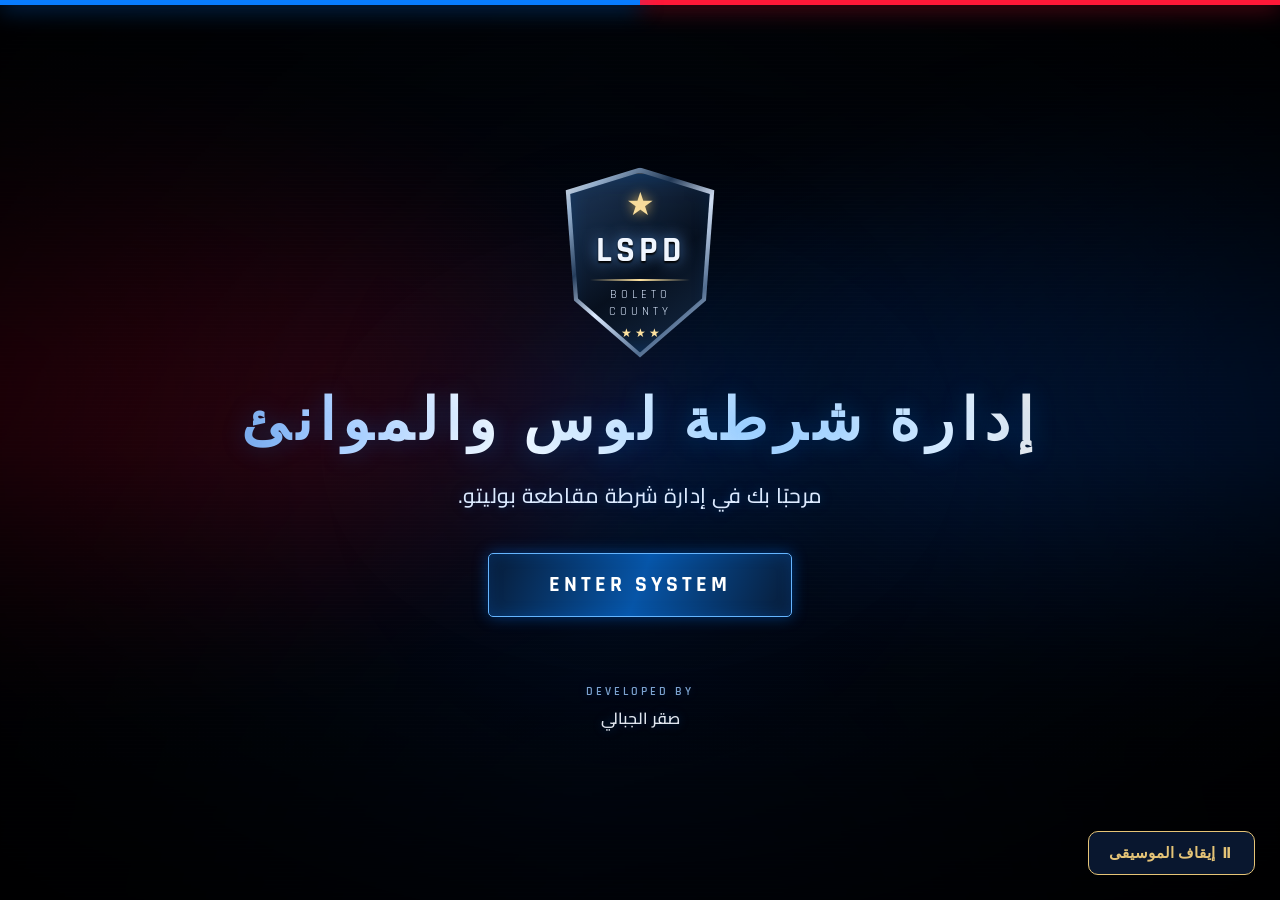
<file: index.html>
<!DOCTYPE html>
<html lang="ar" dir="rtl">
<head>
    <meta charset="UTF-8">
    <meta name="viewport" content="width=device-width, initial-scale=1.0">
    <title>LSPD | Welcome</title>
    <link rel="stylesheet" href="welcome.css">
</head>
<body>

    <div class="lightbar">
        <div class="light red-light"></div>
        <div class="light blue-light"></div>
    </div>

    <main class="welcome-screen">

        <div class="badge-logo">
            <div class="badge-inner">
                <span class="badge-star">★</span>
                <strong>LSPD</strong>
                <span class="badge-divider"></span>
                <small>BOLETO</small>
                <small>COUNTY</small>
                <div class="badge-bottom">★ ★ ★</div>
            </div>
        </div>

      <h1>إدارة شرطة لوس والموانئ</h1>

        <p class="welcome-text">
            مرحبًا بك في إدارة شرطة مقاطعة بوليتو.
        </p>
<button class="enter-btn" id="enterSystem">
    ENTER SYSTEM
</button>
        <footer>
            <p>DEVELOPED BY</p>
            <strong>صقر الجبالي</strong>

        
        </footer>

    </main>
<div id="toolsContainer" style="
    display: none;
    position: fixed;
    inset: 0;
    width: 100%;
    height: 100vh;
    z-index: 9999;
">
    <iframe
        id="toolsFrame"
        style="width: 100%; height: 100%; border: none;"
        allow="autoplay"
    ></iframe>
</div>
<script>
const enterButton = document.getElementById("enterSystem");
const toolsContainer = document.getElementById("toolsContainer");
const toolsFrame = document.getElementById("toolsFrame");

enterButton.addEventListener("click", function(event) {
    event.preventDefault();

    document.body.classList.add("page-exit");

    setTimeout(function() {
        toolsFrame.src = "tools.html";

        document.body.classList.remove("page-exit");
        document.querySelector(".welcome-screen").style.display = "none";

        toolsContainer.style.display = "block";
    }, 800);
});
</script>

<audio id="backgroundMusic" loop>
    <source src="police-theme.mp3" type="audio/mpeg">
</audio>
<button id="musicToggle" style="
    position: fixed;
    bottom: 25px;
    right: 25px;
    z-index: 10001;
    padding: 12px 20px;
    background: rgba(10, 25, 50, 0.95);
    color: #e5c477;
    border: 1px solid #e5c477;
    border-radius: 10px;
    cursor: pointer;
    font-size: 15px;
    font-weight: bold;
">
    ⏸ إيقاف الموسيقى
</button>

<script>
const music = document.getElementById("backgroundMusic");

music.volume = 0.35;

music.play().catch(() => {
    document.addEventListener("click", function startMusic() {
        music.play();
    }, { once: true });
});
</script>

<script>
const musicToggle = document.getElementById("musicToggle");

musicToggle.addEventListener("click", function() {
    if (music.paused) {
        music.play();
        musicToggle.textContent = "⏸ إيقاف الموسيقى";
    } else {
        music.pause();
        musicToggle.textContent = "▶ تشغيل الموسيقى";
    }
});

music.addEventListener("play", function() {
    musicToggle.textContent = "⏸ إيقاف الموسيقى";
});

music.addEventListener("pause", function() {
    musicToggle.textContent = "▶ تشغيل الموسيقى";
});
</script>

</body>
</html>
</file>
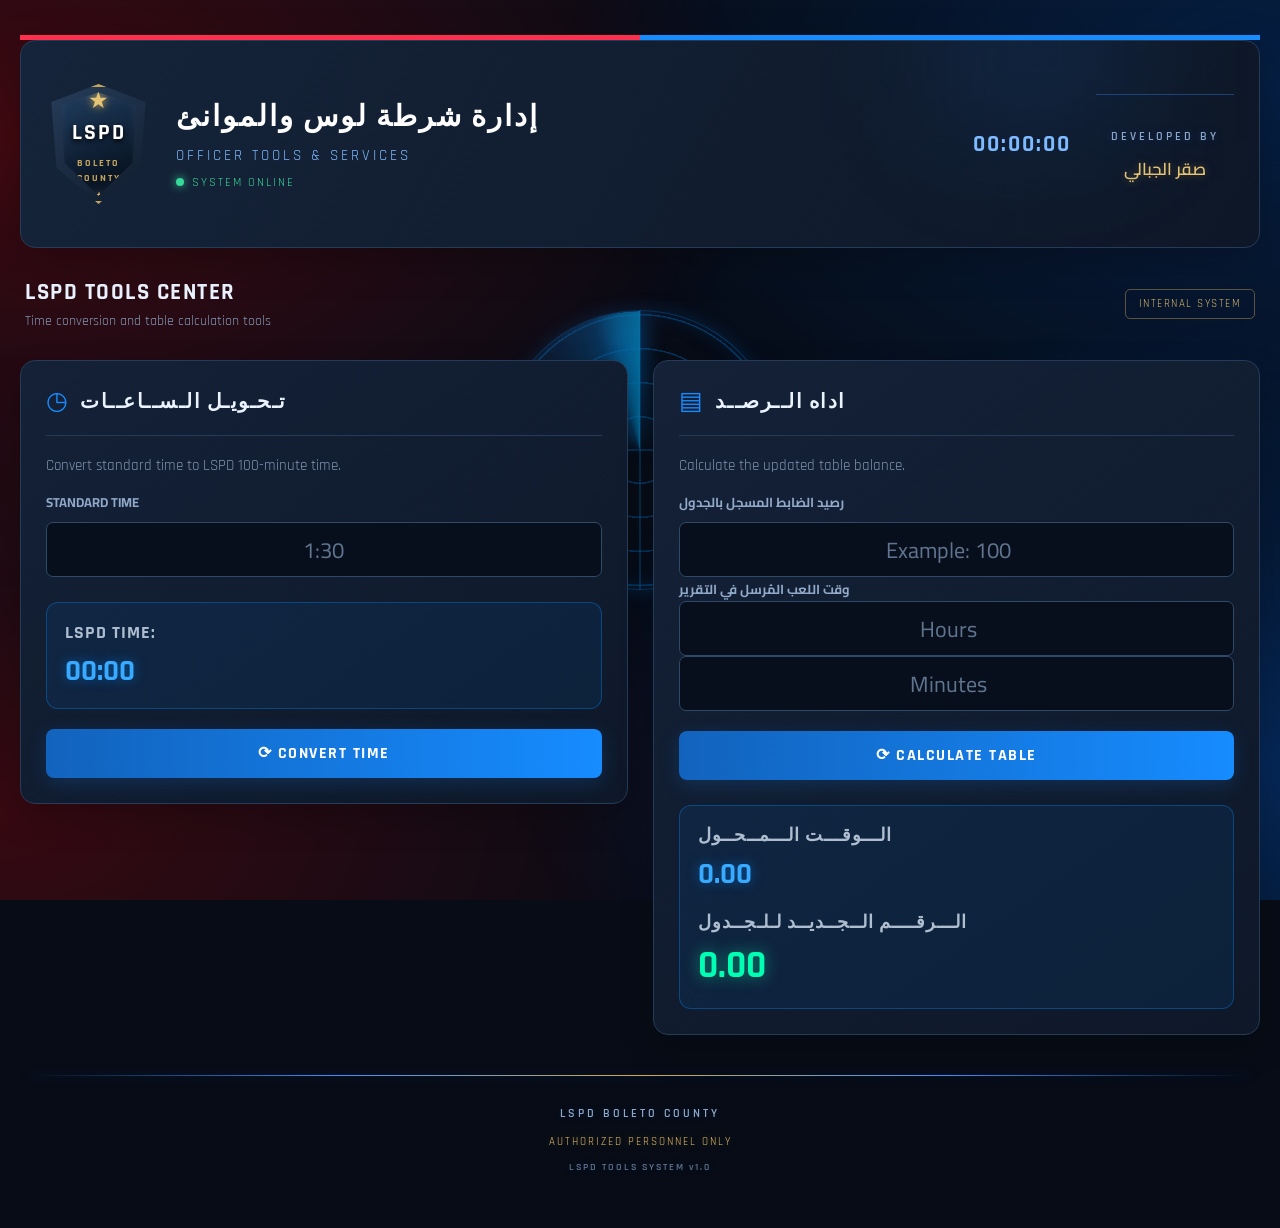
<file: tools.html>
<!DOCTYPE html>
<html lang="en" dir="ltr">
<head>
    <meta charset="UTF-8">
    <meta name="viewport" content="width=device-width, initial-scale=1.0">
<title>LSPD | Officer Tools</title>
    <link rel="stylesheet" href="style.css">
</head>
<body>

    <div class="lightbar">
        <div class="light red-light"></div>
        <div class="light blue-light"></div>
    </div>

    <div class="radar-effect">
        <div class="radar-circle">
            <div class="radar-sweep"></div>
            <div class="radar-dot dot-one"></div>
            <div class="radar-dot dot-two"></div>
            <div class="radar-dot dot-three"></div>
        </div>
    </div>

    <div class="container">

        <header class="header">

            <div class="badge-logo">
                <div class="badge-inner">
                    <span class="badge-star">★</span>
                    <strong>LSPD</strong>
                    <span class="badge-divider"></span>
                    <small>BOLETO</small>
                    <small>COUNTY</small>
                    <div class="badge-bottom">★ ★ ★</div>
                </div>
            </div>

            <div class="header-info">
                <h1>إدارة شرطة لوس والموانئ</h1>
                <p>OFFICER TOOLS & SERVICES</p>

                <div class="system-status">
                    <span class="online-dot"></span>
                    SYSTEM ONLINE
                </div>
            </div>

            <div class="clock" id="liveClock">00:00:00</div>

            <div class="developer-info">
                <p>DEVELOPED BY</p>
                <strong>صقر الجبالي</strong>
               
            </div>

        </header>

        

        <div class="welcome">
            <div>
                <h2>LSPD TOOLS CENTER</h2>
                <p>Time conversion and table calculation tools</p>
            </div>
            <div class="portal-tag">INTERNAL SYSTEM</div>
        </div>

        <main class="tools-dashboard">

            <!-- Time Converter -->
            <section class="panel time-converter-panel">

                <div class="panel-title">
                    <span class="title-icon">◷</span>
                    <h2>تـحـويـل الـســاعــات</h2>
                </div>

                <p class="description">
                    Convert standard time to LSPD 100-minute time.
                </p>

                <div class="field">
                    <label>STANDARD TIME</label>
                    <input id="standardTime" type="text"
                        placeholder="1:30" dir="ltr">
                </div>

               <div class="table-result">
    <div class="result-row">
        <strong>LSPD TIME:</strong>
        <span id="lspdTime">00:00</span>
    </div>
</div>
                <button id="convertTimeBtn" class="primary-btn">
                    ⟳ CONVERT TIME
                </button>

            </section>

            <!-- Table Calculator -->
            <section class="panel table-calculator-panel">

                <div class="panel-title">
                    <span class="title-icon">▤</span>
                    <h2>اداه الــرصــد</h2>
                </div>

                <p class="description">
                    Calculate the updated table balance.
                </p>

                <div class="field">
                    <label>رصيد الضابط المسجل بالجدول</label>
                    <input id="currentTable" type="number"
                        step="any" placeholder="Example: 100">
                </div>

                <label>وقت اللعب المُرسل في التقرير</label>

                <div class="table-time-inputs">
                    <input id="playHours" type="number"
                        min="0" placeholder="Hours">

                    <input id="playMinutes" type="number"
                        min="0" max="59" placeholder="Minutes">
                </div>

                <button id="calculateTableBtn" class="primary-btn">
                    ⟳ CALCULATE TABLE
                </button>

                <div class="table-result">
                    <div class="result-row">
                        <strong>الـــوقـــت الـــمــحــول</strong>
                        <span id="convertedPlayTime">0.00</span>
                    </div>

                    <div class="result-row">
                        <strong>الـــرقــــم الــجــديــد لـلـجــدول</strong>
                        <span id="newTableNumber">0.00</span>
                    </div>
                </div>

            </section>

        </main>

        <footer>
            <div class="footer-line"></div>
            <p>LSPD BOLETO COUNTY</p>
            <span>AUTHORIZED PERSONNEL ONLY</span>
            <p class="footer-version">LSPD TOOLS SYSTEM v1.0</p>
        </footer>

    </div>

    <script src="tools.js"></script>
 

<script>
const music = document.getElementById("backgroundMusic");

music.volume = 0.35;

const savedPosition = sessionStorage.getItem("musicPosition");

music.addEventListener("loadedmetadata", async function() {

    if (savedPosition !== null) {
        music.currentTime = Number(savedPosition);
        sessionStorage.removeItem("musicPosition");
    }

    try {
        await music.play();
    } catch (error) {
        const playButton = document.createElement("button");

        playButton.textContent = "▶ تشغيل الموسيقى";
        playButton.className = "music-play-button";

        playButton.onclick = function() {
            music.play();
            playButton.remove();
        };

        document.body.appendChild(playButton);
    }

}, { once: true });
</script>
</file>
<file: welcome.css>
@import url('https://fonts.googleapis.com/css2?family=Cairo:wght@400;600;700;800&family=Rajdhani:wght@500;600;700&display=swap');

* {
    margin: 0;
    padding: 0;
    box-sizing: border-box;
}

body {
    min-height: 100vh;
    background: #080d18;
    color: white;
    font-family: 'Cairo', sans-serif;
    overflow: hidden;
    position: relative;
    isolation: isolate;
}


/* EPIC CINEMATIC BACKGROUND */

body {
    background: #030711;
    overflow-x: hidden;
    overflow-y: auto;
    isolation: isolate;
}

/* Deep cinematic lighting */

body::before {
    content: "";
    position: fixed;
    inset: -20%;
    z-index: -2;
    pointer-events: none;
    background:
        radial-gradient(ellipse at 8% 45%,
            rgba(255, 0, 35, .38), transparent 35%),
        radial-gradient(ellipse at 92% 45%,
            rgba(0, 100, 255, .42), transparent 35%),
        radial-gradient(ellipse at 50% 100%,
            rgba(0, 35, 90, .3), transparent 55%);
    filter: blur(35px);
    animation: cinematicLights 7s ease-in-out infinite alternate;
}

body::after {
    content: "";
    position: fixed;
    inset: 0;
    z-index: -1;
    pointer-events: none;
    background:
        linear-gradient(90deg,
            rgba(0,0,0,.5),
            transparent 45%,
            rgba(0,0,0,.5)),
        linear-gradient(0deg,
            rgba(0,0,0,.65),
            transparent 50%,
            rgba(0,0,0,.4)),
        repeating-linear-gradient(
            0deg,
            transparent 0px,
            transparent 3px,
            rgba(255,255,255,.018) 4px
        );
}

/* Moving emergency glow */

@keyframes cinematicLights {
    0% {
        transform: translateX(-3%) scale(1);
        opacity: .65;
    }

    50% {
        opacity: 1;
    }

    100% {
        transform: translateX(3%) scale(1.12);
        opacity: .75;
    }
}

/* Cinematic spotlight */

.welcome-screen::before {
    content: "";
    position: absolute;
    width: 650px;
    height: 650px;
    top: 50%;
    left: 50%;
    transform: translate(-50%, -50%);
    background: radial-gradient(
        circle,
        rgba(0, 105, 255, .12),
        rgba(0, 45, 100, .04) 45%,
        transparent 70%
    );
    pointer-events: none;
    z-index: -1;
}

/* Subtle screen vignette */

.welcome-screen::after {
    content: "";
    position: fixed;
    inset: 0;
    pointer-events: none;
    background: radial-gradient(
        ellipse,
        transparent 35%,
        rgba(0,0,0,.55) 100%
    );
    z-index: 5;
}

/* Police Lightbar */

.lightbar {
    position: fixed;
    top: 0;
    left: 0;
    width: 100%;
    height: 5px;
    display: flex;
    z-index: 10;
}

.light {
    width: 50%;
    height: 100%;
}

.red-light {
    background: #ff1838;
    box-shadow: 0 0 25px #ff1838;
    animation: redSiren 1s infinite alternate;
}

.blue-light {
    background: #087cff;
    box-shadow: 0 0 25px #087cff;
    animation: blueSiren 1s infinite alternate;
}

@keyframes redSiren {
    from { opacity: .35; }
    to { opacity: 1; }
}

@keyframes blueSiren {
    from { opacity: 1; }
    to { opacity: .35; }
}

/* Main Screen */

.welcome-screen {
    min-height: 100vh;
    display: flex;
    flex-direction: column;
    align-items: center;
    justify-content: center;
    text-align: center;
    padding: 30px 20px;
    position: relative;
}

/* Police Badge */


/* PREMIUM METALLIC LSPD BADGE */

.badge-logo {
    width: 165px;
    height: 190px;
    padding: 5px;

    background: linear-gradient(
        135deg,
        #ffffff 0%,
        #9eb9d8 15%,
        #263e5d 35%,
        #dceaff 52%,
        #526e91 75%,
        #eaf3ff 100%
    );

    clip-path: polygon(
        50% 0%,
        95% 12%,
        90% 70%,
        50% 100%,
        10% 70%,
        5% 12%
    );

    filter: drop-shadow(0 0 15px rgba(0,140,255,.5));
    animation: badgeEntrance 1.4s ease-out both,
               badgeGlow 3s ease-in-out 1.4s infinite alternate;

    position: relative;
}

.badge-inner {
    width: 100%;
    height: 100%;

    background: linear-gradient(
        145deg,
        #203c60,
        #07101e 55%,
        #142b48
    );

    clip-path: polygon(
        50% 0%,
        95% 12%,
        90% 70%,
        50% 100%,
        10% 70%,
        5% 12%
    );

    display: flex;
    flex-direction: column;
    align-items: center;
    justify-content: center;
    font-family: 'Rajdhani', sans-serif;
    gap: 2px;

    border: 1px solid rgba(255,255,255,.2);
    box-shadow: inset 0 0 25px rgba(0,130,255,.25);
}

.badge-star {
    color: #ffe3a0;
    font-size: 32px;
    text-shadow: 0 0 12px rgba(255,205,100,.8);
}

.badge-inner strong {
    font-size: 35px;
    letter-spacing: 4px;
    color: #f0f6ff;
    text-shadow:
        0 2px 2px #000,
        0 0 15px rgba(100,170,255,.8);
}

.badge-divider {
    width: 65%;
    height: 2px;
    background: linear-gradient(
        90deg,
        transparent,
        #ffe3a0,
        transparent
    );
    margin: 4px 0;
}

.badge-inner small {
    font-size: 12px;
    letter-spacing: 4px;
    color: #dceaff;
}

.badge-bottom {
    color: #ffe3a0;
    font-size: 12px;
    margin-top: 5px;
}

@keyframes badgeEntrance {
    from {
        opacity: 0;
        transform: translateY(-35px) scale(.7);
    }

    to {
        opacity: 1;
        transform: translateY(0) scale(1);
    }
}

@keyframes badgeGlow {
    from {
        filter: drop-shadow(0 0 10px rgba(0,100,255,.35));
    }

    to {
        filter: drop-shadow(0 0 35px rgba(0,140,255,.85));
    }
}


/* Title */

h1 {
    font-family: 'Rajdhani', sans-serif;
    font-size: clamp(32px, 5vw, 58px);
    font-weight: 700;
    letter-spacing: 7px;
    margin-top: 28px;

    background: linear-gradient(
        90deg,
        #8bbcff,
        #ffffff,
        #a9d5ff,
        #ffffff
    );

    -webkit-background-clip: text;
    -webkit-text-fill-color: transparent;

    text-shadow: 0 0 25px rgba(0,140,255,.25);

    animation: titleEntrance 1.5s ease-out .4s both;
}

@keyframes titleEntrance {
    from {
        opacity: 0;
        transform: translateY(30px);
        filter: blur(10px);
    }

    to {
        opacity: 1;
        transform: translateY(0);
        filter: blur(0);
    }
}

.welcome-text {
    font-family: 'Cairo', sans-serif;
    font-size: clamp(16px, 2vw, 21px);
    font-weight: 500;
    color: #dceaff;
    margin-top: 16px;
    letter-spacing: .5px;

    text-shadow:
        0 0 10px rgba(0, 140, 255, .25),
        0 0 25px rgba(0, 80, 180, .15);

    animation: welcomeEntrance 1.3s ease-out 1s both;
}

@keyframes welcomeEntrance {
    from {
        opacity: 0;
        transform: translateY(20px);
        filter: blur(6px);
    }

    to {
        opacity: 1;
        transform: translateY(0);
        filter: blur(0);
    }
}

/* Enter Button */

/* PREMIUM SYSTEM ENTRY BUTTON */

.enter-btn {
    position: relative;
    display: inline-block;
    margin-top: 38px;
    padding: 17px 60px;
    min-width: 250px;

    border: 1px solid #65b5ff;
    border-radius: 5px;

    background: linear-gradient(
        110deg,
        #071b36,
        #0755a7,
        #071b36
    );

    color: #ffffff;
    text-decoration: none;
    font-family: 'Rajdhani', sans-serif;
    font-size: 22px;
    font-weight: 700;
    letter-spacing: 4px;

    box-shadow:
        0 0 15px rgba(0,120,255,.4),
        inset 0 0 15px rgba(0,120,255,.2);

    overflow: hidden;
    transition: .35s ease;
    animation: buttonEntrance 1s ease-out 1.5s both;
}

/* Moving Light */

.enter-btn::before {
    content: "";
    position: absolute;
    top: 0;
    left: -120%;
    width: 70%;
    height: 100%;

    background: linear-gradient(
        90deg,
        transparent,
        rgba(255,255,255,.35),
        transparent
    );

    transform: skewX(-25deg);
    animation: buttonShine 4s infinite;
}

/* Hover Effect */

.enter-btn:hover {
    transform: translateY(-5px) scale(1.04);

    background: linear-gradient(
        110deg,
        #0755a7,
        #1685ff,
        #0755a7
    );

    box-shadow:
        0 0 20px rgba(0,140,255,.7),
        0 0 45px rgba(0,100,255,.35);

    border-color: #ffffff;
}

@keyframes buttonShine {
    0%, 65% {
        left: -120%;
    }

    100% {
        left: 150%;
    }
}

@keyframes buttonEntrance {
    from {
        opacity: 0;
        transform: translateY(25px);
    }

    to {
        opacity: 1;
        transform: translateY(0);
    }
}

.enter-btn:hover {
    background: linear-gradient(110deg, #1763ae, #087cff);
    box-shadow: 0 0 35px rgba(0,130,255,.7);
    transform: translateY(-4px);
}

/* Developer Info */
/* PREMIUM CREDITS SECTION */

footer {
    margin-top: 55px;
    display: flex;
    flex-direction: column;
    align-items: center;
    gap: 4px;

    animation: footerEntrance 1.2s ease-out 2s both;
}

footer p {
    color: #7fa6d4;
    font-family: 'Rajdhani', sans-serif;
    font-size: 12px;
    font-weight: 600;
    letter-spacing: 3px;
    margin-top: 12px;
    text-shadow: 0 0 10px rgba(0,120,255,.25);
}

footer strong {
    font-family: 'Cairo', sans-serif;
    font-size: 16px;
    font-weight: 600;
    color: #f0f6ff;

    text-shadow:
        0 0 10px rgba(0,130,255,.3),
        0 0 20px rgba(0,80,180,.15);

    transition: .3s ease;
}

footer strong:hover {
    color: #80bdff;
    text-shadow: 0 0 15px rgba(0,140,255,.8);
}

@keyframes footerEntrance {
    from {
        opacity: 0;
        transform: translateY(20px);
    }

    to {
        opacity: 1;
        transform: translateY(0);
    }
}
/* Mobile */

@media (max-width: 600px) {
    .badge-logo {
        width: 120px;
        height: 140px;
    }

    .welcome-text {
        font-size: 16px;
    }

    .enter-btn {
        padding: 14px 35px;
    }

    footer {
        margin-top: 45px;
    }
}
/* CINEMATIC PAGE EXIT */

body.page-exit {
    animation: cinematicExit .8s ease-in forwards;
    pointer-events: none;
}

@keyframes cinematicExit {
    0% {
        opacity: 1;
        filter: brightness(1);
        transform: scale(1);
    }

    40% {
        opacity: 1;
        filter: brightness(2);
        transform: scale(1.02);
    }

    100% {
        opacity: 0;
        filter: brightness(0);
        transform: scale(1.05);
    }
}
</file>
<file: style.css>
@import url('https://fonts.googleapis.com/css2?family=Rajdhani:wght@400;500;600;700&family=Cairo:wght@400;500;600;700&display=swap');

:root {
    --bg: #070c16;
    --panel: #111c2e;
    --blue: #168cff;
    --red: #ff304d;
    --text: #eaf3ff;
    --muted: #8295b1;
    --border: #263b57;
    --green: #37d99a;
}

* {
    margin: 0;
    padding: 0;
    box-sizing: border-box;
}

body {
    font-family: 'Rajdhani', sans-serif;
    background: var(--bg);
    color: var(--text);
    min-height: 100vh;
    padding: 35px 20px;
    overflow-x: hidden;
    position: relative;
isolation: isolate;
}

body::before {
    content: "";
    position: fixed;
    inset: 0;
    background:
        radial-gradient(ellipse at 10% 20%, #103d7130, transparent 40%),
        radial-gradient(ellipse at 90% 30%, #a3112a20, transparent 40%),
        linear-gradient(135deg, #080d18, #0c1423);
    z-index: 0;
}

body::after {
    content: "";
    position: fixed;
    inset: 0;
    background-image:
        linear-gradient(#ffffff05 1px, transparent 1px),
        linear-gradient(90deg, #ffffff05 1px, transparent 1px);
    background-size: 40px 40px;
    pointer-events: none;
    z-index: 0;
}

/* Emergency Lights */

.lightbar {
    position: fixed;
    top: 0;
    left: 0;
    width: 100%;
    height: 5px;
    display: flex;
    z-index: 100;
}

.light {
    width: 50%;
    height: 100%;
}

.red-light {
    background: var(--red);
    animation: redFlash 0.8s infinite alternate;
}

.blue-light {
    background: var(--blue);
    animation: blueFlash 0.8s infinite alternate;
}

@keyframes redFlash {
    0%, 100% {
        opacity: 1;
        box-shadow: 0 0 25px var(--red);
    }
    50% {
        opacity: 0.15;
        box-shadow: none;
    }
}

@keyframes blueFlash {
    0%, 100% {
        opacity: 0.15;
        box-shadow: none;
    }
    50% {
        opacity: 1;
        box-shadow: 0 0 25px var(--blue);
    }
}

/* Container */

.container {
    max-width: 1250px;
    margin: auto;
}

/* Header */

.header {
    display: flex;
    align-items: center;
    gap: 25px;
    padding: 25px;
    background: linear-gradient(120deg, #15243a, #0e1727);
    border: 1px solid var(--border);
    border-radius: 15px;
    margin-bottom: 25px;
    position: relative;
    overflow: hidden;
    box-shadow: 0 10px 40px #00000040;
}

.header::after {
    content: "";
    position: absolute;
    width: 200px;
    height: 200px;
    background: #168cff18;
    filter: blur(60px);
    right: 10%;
    top: -100px;
    pointer-events: none;
}


.badge-logo {
    width: 95px;
    height: 110px;
    position: relative;
    flex-shrink: 0;
    display: flex;
    justify-content: center;
    align-items: center;
    background: linear-gradient(145deg, #d8e0e9, #53677e 35%, #172b45 70%, #080f1c);
    clip-path: polygon(50% 0%, 94% 13%, 91% 68%, 50% 100%, 9% 68%, 6% 13%);
    filter: drop-shadow(0 5px 8px rgba(0,0,0,.6));
}

.badge-inner {
    width: 86%;
    height: 91%;
    clip-path: polygon(50% 0%, 94% 13%, 90% 68%, 50% 100%, 10% 68%, 6% 13%);
    background: linear-gradient(160deg, #203e60, #091525 75%);
    display: flex;
    flex-direction: column;
    align-items: center;
    justify-content: center;
    gap: 3px;
    box-shadow: inset 0 0 15px rgba(255,255,255,.15);
}

.badge-star {
    color: #f2cc73;
    font-size: 19px;
    text-shadow: 0 0 8px #e3b44d;
}

.badge-inner strong {
    color: #fff;
    font-size: 23px;
    letter-spacing: 2px;
    text-shadow: 0 2px 5px #000;
}

.badge-divider {
    width: 65%;
    height: 2px;
    background: linear-gradient(90deg, #e33d46, #fff, #398de5);
    margin: 2px 0;
}

.badge-inner small {
    color: #dce7f5;
    font-size: 9px;
    letter-spacing: 2px;
    font-weight: bold;
}

.badge-bottom {
    color: #e5c477;
    font-size: 9px;
    margin-top: 3px;
}


.badge-logo span {
    color: #f4ce73;
    font-size: 20px;
}

.badge-logo strong {
    font-size: 22px;
    letter-spacing: 2px;
}

.badge-logo small {
    font-size: 9px;
    letter-spacing: 1px;
}

.header-info {
    flex: 1;
    position: relative;
    z-index: 1;
}

.header-info h1 {
    font-size: clamp(18px, 3vw, 29px);
    letter-spacing: 2px;
    color: white;
}

.header-info p {
    color: #7ebaff;
    font-size: 15px;
    letter-spacing: 3px;
    margin-top: 5px;
}

.system-status {
    display: inline-flex;
    align-items: center;
    gap: 8px;
    margin-top: 12px;
    font-size: 12px;
    color: var(--green);
    letter-spacing: 2px;
}

.online-dot {
    width: 8px;
    height: 8px;
    background: var(--green);
    border-radius: 50%;
    box-shadow: 0 0 10px var(--green);
    animation: pulse 1.5s infinite;
}

@keyframes pulse {
    50% {
        opacity: 0.3;
        transform: scale(0.7);
    }
}

.clock {
    font-size: 23px;
    color: #7ebaff;
    font-weight: 700;
    letter-spacing: 2px;
    z-index: 1;
}

/* Welcome */

.welcome {
    display: flex;
    justify-content: space-between;
    align-items: center;
    margin-bottom: 25px;
    padding: 5px 5px;
}

.welcome h2 {
    font-size: 23px;
    letter-spacing: 1.5px;
}

.welcome p {
    color: var(--muted);
    font-size: 14px;
    margin-top: 5px;
}

.portal-tag {
    border: 1px solid #c5a65b70;
    color: #d9b96b;
    padding: 7px 13px;
    border-radius: 5px;
    font-size: 11px;
    letter-spacing: 1.5px;
}

/* Dashboard */

.dashboard {
    display: grid;
    grid-template-columns: 1fr 1.2fr;
    gap: 25px;
}

.panel {
    background: linear-gradient(145deg, #142137, #0e1829);
    border: 1px solid var(--border);
    border-radius: 15px;
    padding: 25px;
    box-shadow: 0 15px 35px #00000030;
    transition: 0.3s ease;
}

.panel:hover {
    border-color: #2878c8;
    box-shadow: 0 0 25px #168cff15;
}

.panel-title {
    display: flex;
    align-items: center;
    gap: 12px;
    border-bottom: 1px solid var(--border);
    padding-bottom: 17px;
    margin-bottom: 20px;
}

.panel-title h2 {
    font-size: 20px;
    letter-spacing: 1.5px;
}

.title-icon {
    color: var(--blue);
    font-size: 25px;
}

.description {
    color: var(--muted);
    margin-bottom: 15px;
    font-size: 15px;
}

/* Input Area */

textarea {
    width: 100%;
    height: 260px;
    resize: vertical;
    background: #080f1c;
    border: 1px solid #304968;
    border-radius: 10px;
    padding: 17px;
    color: white;
    font-family: 'Cairo', sans-serif;
    font-size: 14px;
    line-height: 1.8;
    outline: none;
    transition: 0.3s;
    margin-top: 8px;
}

textarea:focus,
input:focus {
    border-color: var(--blue);
    box-shadow: 0 0 15px #168cff20;
}

textarea::placeholder,
input::placeholder {
    color: #60748f;
}

.link-label {
    display: block;
    margin-top: 18px;
}

.link-input {
    margin-top: 8px;
}

/* Report Fields */

.report-fields {
    display: grid;
    grid-template-columns: 1fr 1fr;
    gap: 17px;
}

.field {
    display: flex;
    flex-direction: column;
    gap: 8px;
}

.full-width {
    grid-column: 1 / -1;
}

label {
    color: #91a9c9;
    font-family: 'Cairo', sans-serif;
    font-size: 13px;
    font-weight: 700;
}

input {
    width: 100%;
    height: 43px;
    background: #080f1c;
    border: 1px solid #304968;
    border-radius: 7px;
    padding: 0 12px;
    color: white;
    font-family: 'Cairo', sans-serif;
    font-size: 13px;
    outline: none;
    transition: 0.3s;
}

input::placeholder {
    font-family: 'Cairo', sans-serif;
}

/* Buttons */

button {
    width: 100%;
    padding: 14px;
    border: none;
    border-radius: 8px;
    color: white;
    font-family: 'Rajdhani', sans-serif;
    font-size: 16px;
    font-weight: 700;
    letter-spacing: 1.5px;
    cursor: pointer;
    transition: 0.3s;
}

.primary-btn {
    margin-top: 20px;
    background: linear-gradient(90deg, #1263bd, #168cff);
    box-shadow: 0 5px 20px #168cff30;
}

.primary-btn:hover {
    transform: translateY(-2px);
    box-shadow: 0 5px 25px #168cff70;
}

.copy-btn {
    background: linear-gradient(90deg, #087a67, #0ba889);
}

.copy-btn:hover {
    transform: translateY(-2px);
    box-shadow: 0 5px 20px #0ba88950;
}

.clear-btn {
    background: #27364c;
    border: 1px solid #40536e;
}

.clear-btn:hover {
    background: #354967;
}

.report-actions {
    display: grid;
    grid-template-columns: 1fr 0.55fr;
    gap: 12px;
    margin-top: 20px;
}

/* Status */

.message-status {
    display: flex;
    justify-content: center;
    align-items: center;
    gap: 9px;
    margin-top: 17px;
    padding: 12px;
    border-radius: 7px;
    background: #080f1c;
    color: #8295b1;
    border: 1px solid #263b57;
    font-size: 12px;
    text-align: center;
    letter-spacing: 1.5px;
}

.status-dot {
    width: 7px;
    height: 7px;
    border-radius: 50%;
    background: #8295b1;
}

.message-status.success {
    color: var(--green);
    border-color: #37d99a55;
}

.message-status.success .status-dot {
    background: var(--green);
    box-shadow: 0 0 8px var(--green);
}

.message-status.error {
    color: #ff7185;
    border-color: #ff304d55;
}

.message-status.error .status-dot {
    background: var(--red);
}

/* Footer */
/* PREMIUM LSPD FOOTER */

footer {
    text-align: center;
    padding: 40px 10px 15px;
    color: #a9bad0;
    font-size: 13px;
    letter-spacing: 2px;
    line-height: 2.2;

    animation: footerReveal 1.2s ease-out both;
}

.footer-line {
    height: 1px;
    background: linear-gradient(
        90deg,
        transparent,
        #438cff,
        #d5a84d,
        #438cff,
        transparent
    );

    margin-bottom: 25px;
    box-shadow: 0 0 12px rgba(0,120,255,.35);
}

footer p {
    color: #8da8c9;
    font-family: 'Rajdhani', sans-serif;
    font-size: 12px;
    font-weight: 600;
    letter-spacing: 3px;
    text-shadow: 0 0 10px rgba(0,120,255,.2);
}

footer strong {
    display: inline-block;
    color: #eaf2ff;
    font-family: 'Cairo', sans-serif;
    font-size: 15px;
    font-weight: 600;

    text-shadow:
        0 0 10px rgba(0,120,255,.3);

    transition: .3s ease;
}

footer strong:hover {
    color: #80bdff;
    text-shadow: 0 0 15px rgba(0,140,255,.8);
}

footer span {
    color: #e5bd68;
    font-size: 11px;
    text-shadow: 0 0 10px rgba(213,168,77,.35);
}

.footer-version {
    color: #60748f;
    font-size: 10px;
    letter-spacing: 2px;
}

@keyframes footerReveal {
    from {
        opacity: 0;
        transform: translateY(18px);
        filter: blur(5px);
    }

    to {
        opacity: 1;
        transform: translateY(0);
        filter: blur(0);
    }
}

/* Responsive */

@media (max-width: 850px) {
    .dashboard {
        grid-template-columns: 1fr;
    }

    .header {
        flex-wrap: wrap;
    }

    .clock {
        width: 100%;
        text-align: center;
    }
}

@media (max-width: 480px) {
    body {
        padding: 25px 12px;
    }

    .report-fields {
        grid-template-columns: 1fr;
    }

    .full-width {
        grid-column: auto;
    }

    .header-info h1 {
        font-size: 17px;
    }

    .panel {
        padding: 17px;
    }

    .welcome {
        align-items: flex-start;
        gap: 12px;
        flex-direction: column;
    }

    .report-actions {
        grid-template-columns: 1fr;
    }
}

/* Updated Police Identity */

.badge-logo {
    width: 105px;
    height: 120px;
    background: linear-gradient(145deg, #263d59, #101b2c);
    border: 3px solid #c5a45b;
    clip-path: polygon(50% 0%, 95% 15%, 90% 70%, 50% 100%, 10% 70%, 5% 15%);
    display: flex;
    flex-direction: column;
    align-items: center;
    justify-content: center;
    gap: 5px;
    box-shadow: 0 0 20px rgba(197,164,91,0.2);
}

.badge-logo span {
    color: #e5c477;
    font-size: 23px;
}

.badge-logo strong {
    color: white;
    font-size: 22px;
    letter-spacing: 2px;
}

.badge-logo small {
    color: #c5a45b;
    font-size: 10px;
    letter-spacing: 2px;
}

.header-info h1 {
    letter-spacing: 2px;
}

/* PREMIUM DEVELOPER CREDITS */

.developer-info {
    margin: 28px auto 15px;
    padding: 22px 15px;

    border-top: 1px solid rgba(67,140,255,.35);

    display: flex;
    flex-direction: column;
    align-items: center;
    gap: 6px;

    animation: developerReveal 1.2s ease-out both;
}

.developer-info p {
    color: #8da8c9;
    font-family: 'Rajdhani', sans-serif;
    font-size: 12px;
    font-weight: 600;
    letter-spacing: 3px;

    margin: 12px 0 3px;

    text-shadow: 0 0 10px rgba(0,120,255,.25);
}

.developer-info strong {
    color: #e5c477;
    font-family: 'Cairo', sans-serif;
    font-size: 17px;
    font-weight: 600;
    display: block;

    text-shadow:
        0 0 8px rgba(213,168,77,.35),
        0 0 18px rgba(213,168,77,.15);

    transition: .3s ease;
}

.developer-info strong:hover {
    color: #ffe3a0;
    text-shadow: 0 0 18px rgba(255,200,90,.8);
}

.developer-info strong:hover {
    color: #80bdff;
    text-shadow: 0 0 18px rgba(0,140,255,.8);
}

@keyframes developerReveal {
    from {
        opacity: 0;
        transform: translateY(18px);
        filter: blur(5px);
    }

    to {
        opacity: 1;
        transform: translateY(0);
        filter: blur(0);
    }
}
/* Header spacing adjustment */

.header-info {
    display: flex;
    flex-direction: column;
    gap: 5px;
}

.header-info h1,
.header-info p {
    margin-bottom: 0;
}

.header-info .developer-info {
    margin: 8px 0;
    padding: 0;
    border: none;
    gap: 3px;
}

.header-info .developer-info p {
    margin: 3px 0 0;
}

.header-info .system-status {
    margin-top: 5px;
}
/* LSPD Emergency Siren Effects */

.lightbar {
    animation: sirenGlow 1.2s infinite alternate;
    position: relative;
    overflow: hidden;
}

.red-light {
    animation: redSiren 0.7s infinite alternate;
}

.blue-light {
    animation: blueSiren 0.7s infinite alternate;
}

@keyframes redSiren {
    0%, 100% {
        opacity: 0.25;
        box-shadow: 0 0 5px #ff0000;
    }
    50% {
        opacity: 1;
        box-shadow: 0 0 35px #ff0000, 0 0 65px #ff0000;
    }
}

@keyframes blueSiren {
    0%, 100% {
        opacity: 1;
        box-shadow: 0 0 35px #008cff, 0 0 65px #008cff;
    }
    50% {
        opacity: 0.25;
        box-shadow: 0 0 5px #008cff;
    }
}

@keyframes sirenGlow {
    0% {
        box-shadow: 0 0 15px rgba(255,0,0,.5);
    }
    100% {
        box-shadow: 0 0 15px rgba(0,120,255,.5);
    }
}

/* Emergency screen glow */

.container {
    animation: emergencyGlow 3s infinite alternate;
}

@keyframes emergencyGlow {
    0% {
        filter: drop-shadow(0 0 2px rgba(255,0,0,.08));
    }
    100% {
        filter: drop-shadow(0 0 5px rgba(0,120,255,.12));
    }
}

/* LSPD Animated Radar */

.radar-effect {
    position: fixed;
    width: 280px;
    height: 280px;
    top: 50%;
    right: 500px;
    transform: translateY(-50%);
    z-index: -1;
    opacity: 0.65;
    pointer-events: none;
}

.radar-circle {
    width: 100%;
    height: 100%;
    position: relative;
    border: 1px solid rgba(0, 140, 255, 0.5);
    border-radius: 50%;
   background:
    linear-gradient(90deg, transparent 49.5%, rgba(0,160,255,.5) 50%, transparent 50.5%),
    linear-gradient(transparent 49.5%, rgba(0,160,255,.5) 50%, transparent 50.5%),
    repeating-radial-gradient(
        circle,
        transparent 0 32px,
        rgba(0,150,255,.45) 33px 34px
    );

box-shadow:
    0 0 20px rgba(0,140,255,.25),
    inset 0 0 25px rgba(0,140,255,.2);
    overflow: hidden;
}

.radar-sweep {
    position: absolute;
    inset: 0;
    border-radius: 50%;
    background: conic-gradient(
    from 0deg,
    transparent 0deg,
    transparent 270deg,
    rgba(0,140,255,.08) 310deg,
    rgba(0,160,255,.25) 340deg,
    rgba(0,180,255,.85) 360deg
);
filter: drop-shadow(0 0 12px #008cff);
    animation: radarRotate 4s linear infinite;
}

.radar-dot {
    position: absolute;
    width: 6px;
    height: 6px;
    border-radius: 50%;
    background: #38aaff;
    box-shadow: 0 0 12px #008cff;
    animation: radarPulse 2s infinite alternate;
}

.dot-one { top: 25%; left: 60%; }
.dot-two { top: 60%; left: 30%; animation-delay: .6s; }
.dot-three { top: 72%; left: 70%; animation-delay: 1s; }

@keyframes radarRotate {
    to { transform: rotate(360deg); }
}

@keyframes radarPulse {
    from { opacity: .2; }
    to { opacity: 1; }
}

/* EXTREME LSPD EMERGENCY NEON */


/* LSPD FULL SCREEN EMERGENCY BACKGROUND */

body {
    position: relative;
    isolation: isolate;
    overflow-x: hidden;
}

body::before {
    content: "";
    position: fixed;
    inset: 0;
    z-index: 0;
    pointer-events: none;

    background:
        radial-gradient(ellipse at 0% 15%,
            rgba(255, 0, 0, .24), transparent 42%),
        radial-gradient(ellipse at 100% 85%,
            rgba(0, 110, 255, .28), transparent 42%);

    animation: backgroundSiren 4s ease-in-out infinite alternate;
}

body::after {
    content: "";
    position: fixed;
    inset: 0;
    z-index: 0;
    pointer-events: none;

    background:
        radial-gradient(ellipse at 100% 10%,
            rgba(0, 110, 255, .20), transparent 40%),
        radial-gradient(ellipse at 0% 90%,
            rgba(255, 0, 0, .20), transparent 40%);

    animation: backgroundSirenReverse 4s ease-in-out infinite alternate;
}

@keyframes backgroundSiren {
    0%, 100% {
        opacity: .25;
    }
    50% {
        opacity: 1;
    }
}

@keyframes backgroundSirenReverse {
    0%, 100% {
        opacity: 1;
    }
    50% {
        opacity: .25;
    }
}
.container {
    position: relative;
    z-index: 1;
}




/* LSPD Tools Layout */
.tools-dashboard {
    display: grid;
    grid-template-columns: repeat(2, minmax(0, 1fr));
    gap: 25px;
    width: 100%;
    align-items: start;
}

.tools-dashboard .panel {
    width: 100%;
    min-width: 0;
}

/* Mobile Layout */
@media (max-width: 768px) {
    .tools-dashboard {
        grid-template-columns: 1fr;
    }
}/* Table Calculator Results */
.table-result {
    margin-top: 25px;
    padding: 18px;
    background: rgba(0, 140, 255, 0.08);
    border: 1px solid rgba(0, 140, 255, 0.35);
    border-radius: 12px;
    display: flex;
    flex-direction: column;
    gap: 18px;
}

.result-row {
    display: flex;
    flex-direction: column;
    gap: 8px;
}

.result-row strong {
    font-size: 18px;
    color: #aebed0;
    letter-spacing: 1px;
}

.result-row span {
    font-size: 30px;
    font-weight: 700;
    color: #38aaff;
    text-shadow: 0 0 12px rgba(0, 140, 255, 0.5);
    direction: ltr;
}

#newTableNumber {
    font-size: 38px;
    color: #00ffb3;
    text-shadow: 0 0 15px rgba(0, 255, 179, 0.5);
}/* LSPD Page Navigation */
.page-navigation {
    display: flex;
    justify-content: center;
    gap: 15px;
    margin: 25px 0;
    padding: 12px;
    background: rgba(10, 20, 35, 0.8);
    border: 1px solid rgba(0, 140, 255, 0.25);
    border-radius: 12px;
}

.nav-link {
    text-decoration: none;
    color: #aebed0;
    font-family: inherit;
    font-weight: 700;
    font-size: 15px;
    letter-spacing: 1px;
    padding: 12px 22px;
    border-radius: 8px;
    transition: 0.3s ease;
}

.nav-link:hover,
.nav-link.active {
    color: #ffffff;
    background: rgba(0, 140, 255, 0.2);
    box-shadow: 0 0 15px rgba(0, 140, 255, 0.25);
    border: 1px solid rgba(0, 140, 255, 0.4);
}

@media (max-width: 600px) {
    .page-navigation {
        flex-direction: column;
    }

    .nav-link {
        text-align: center;
    }
}/* LSPD Music Control */
.music-control {
    position: fixed;
    bottom: 25px;
    right: 25px;
    z-index: 999;
}

#musicToggle {
    background: rgba(10, 20, 35, 0.95);
    color: #38aaff;
    border: 1px solid rgba(0, 140, 255, 0.6);
    padding: 12px 20px;
    border-radius: 8px;
    font-size: 13px;
    font-weight: 700;
    letter-spacing: 1px;
    cursor: pointer;
    box-shadow: 0 0 15px rgba(0, 140, 255, 0.2);
    transition: 0.3s ease;
}

#musicToggle:hover {
    background: rgba(0, 100, 180, 0.2);
    box-shadow: 0 0 20px rgba(0, 140, 255, 0.5);
    color: #ffffff;
}/* BIGGER TIME INPUT */
#standardTime {
    width: 100%;
    height: 55px;
    font-size: 22px;
    padding: 12px 18px;
    box-sizing: border-box;
    text-align: center;
}/* BIGGER TABLE CALCULATOR INPUTS */
#currentTable,
#playHours,
#playMinutes {
    height: 55px;
    font-size: 22px;
    padding: 12px 18px;
    box-sizing: border-box;
    text-align: center;
}

#currentTable {
    width: 100%;
}

.table-time-inputs input {
    min-height: 55px;
}
</file>
